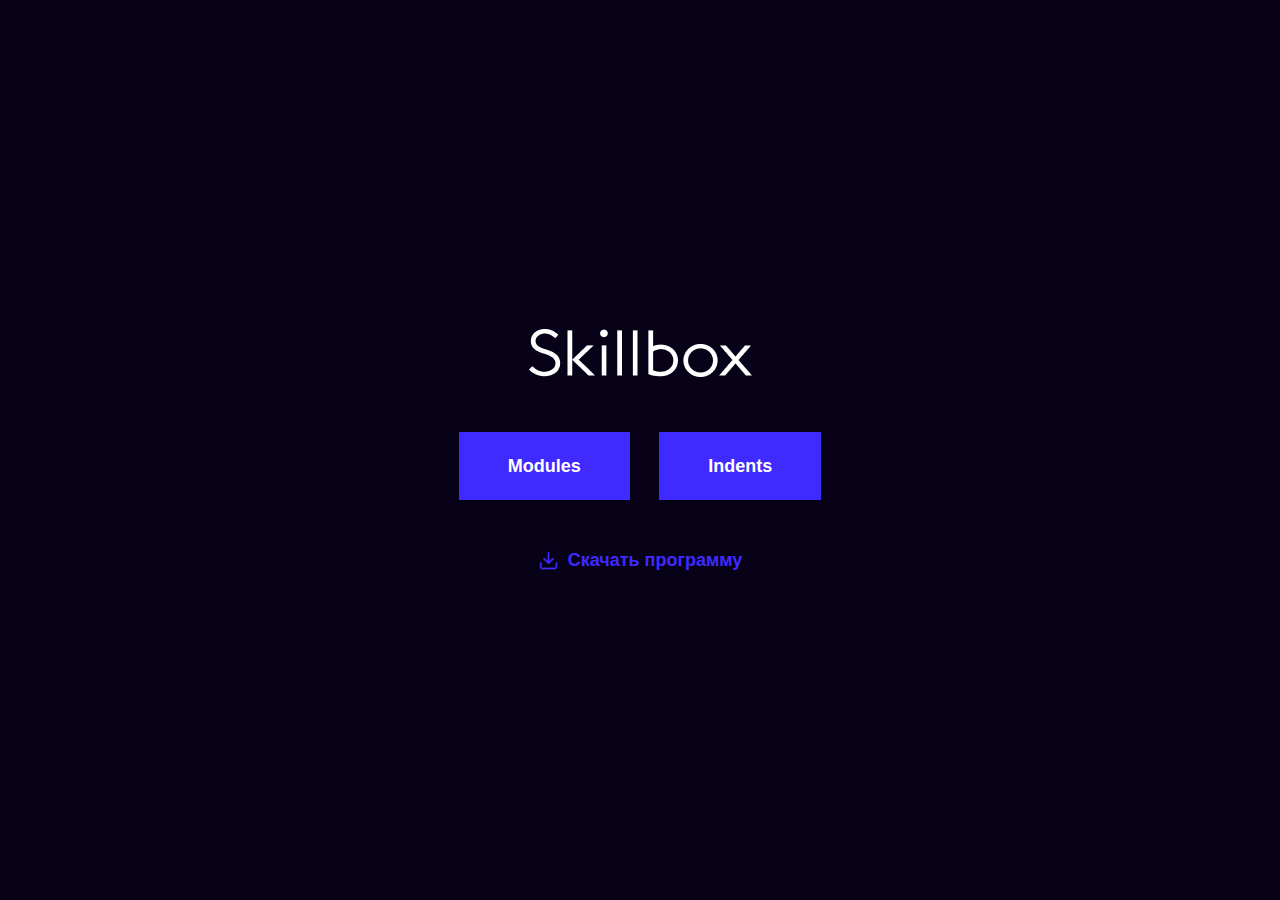
<file: index.html>
<!DOCTYPE html>
<html lang="ru">
 <head>
   <meta charset="UTF-8">
   <meta name="vieport" content="width=device-width, initial-scale=1">
   <title>Skillbox</title>
   <link rel="stylesheet" href="css/normalize.css">
   <link rel="stylesheet" href="css/style.css">
 </head>
 <body>
  <div class="main-content">
    <a href="https://skillbox.ru/" target="_blank" class="logo">
      <img src="img/logo-light.png" alt="logo">
    </a>
    <div class="links">
      <a href="modules.html">Modules</a>
      <a href="article.html">Indents</a>
    </div>
    <a href="2.14 skillbox.docx" download class="download">Скачать программу</a>
  </div>
 </body>
</html>
</file>
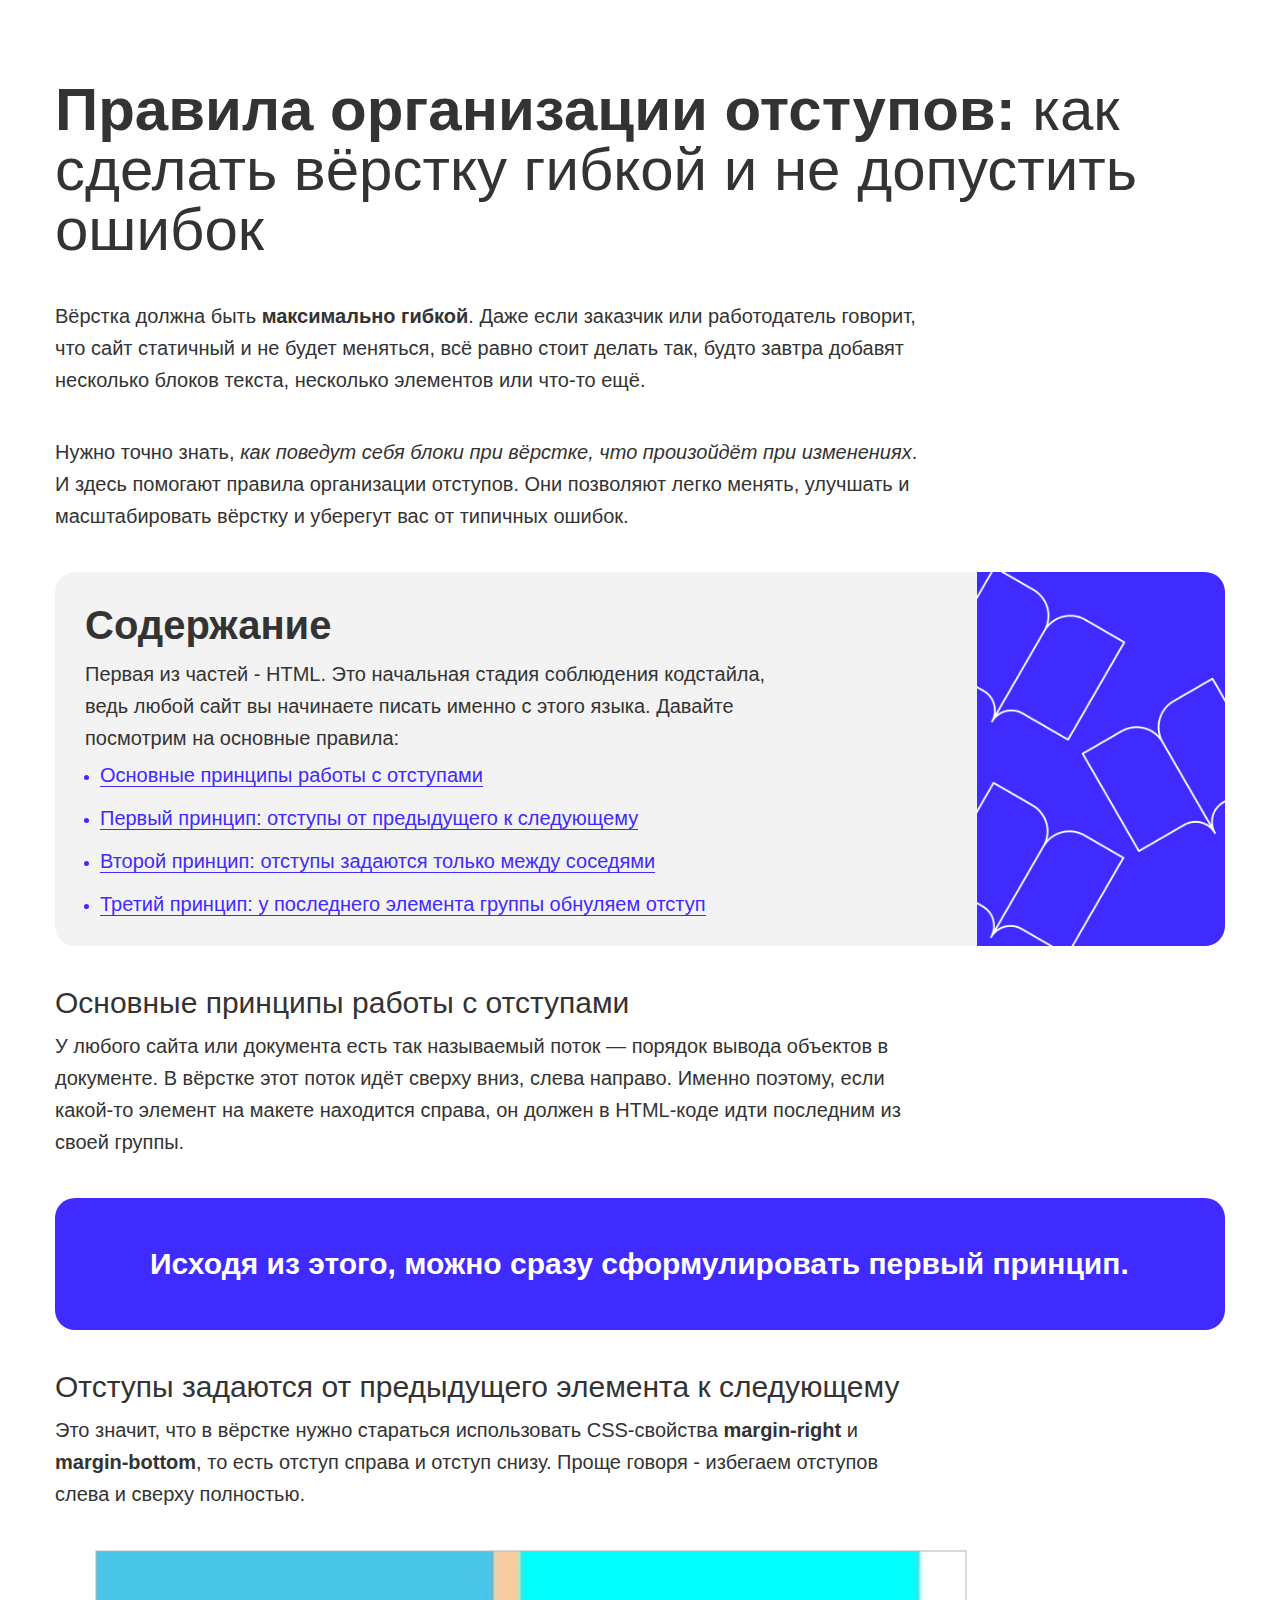
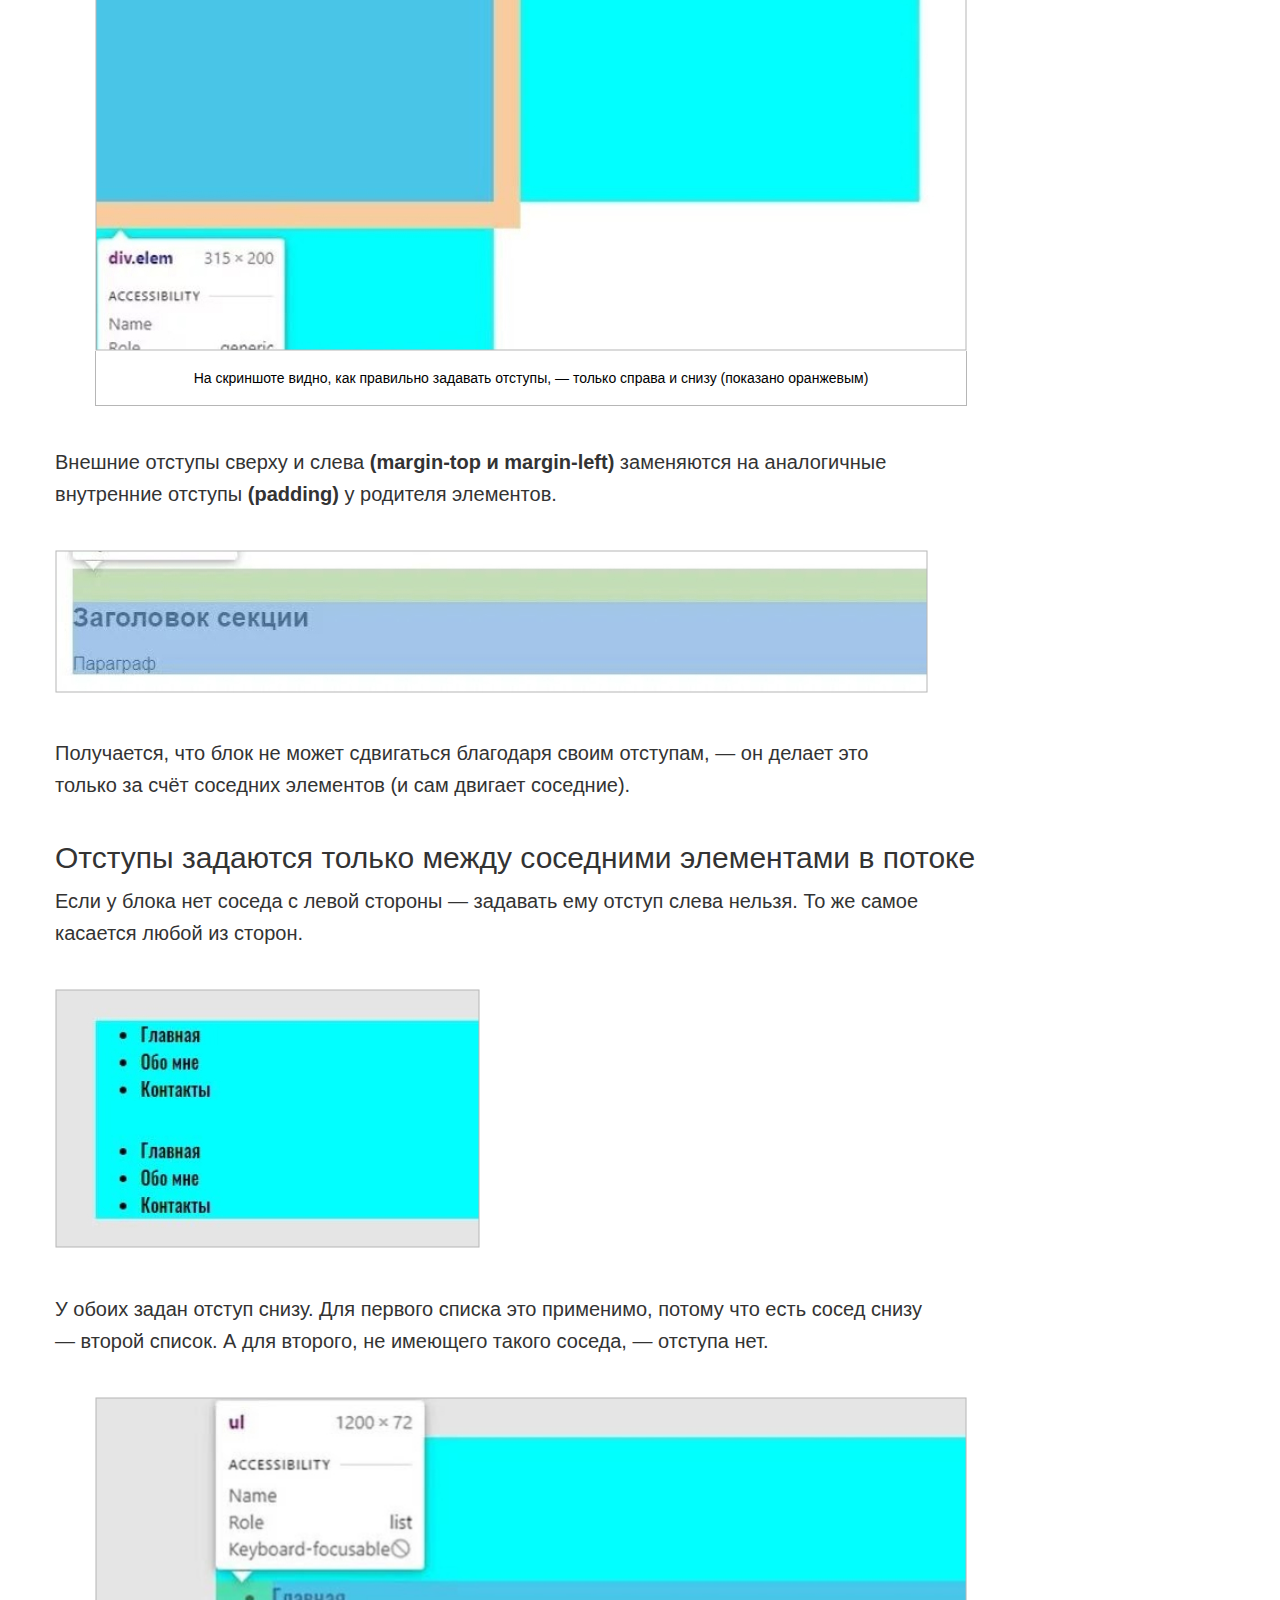
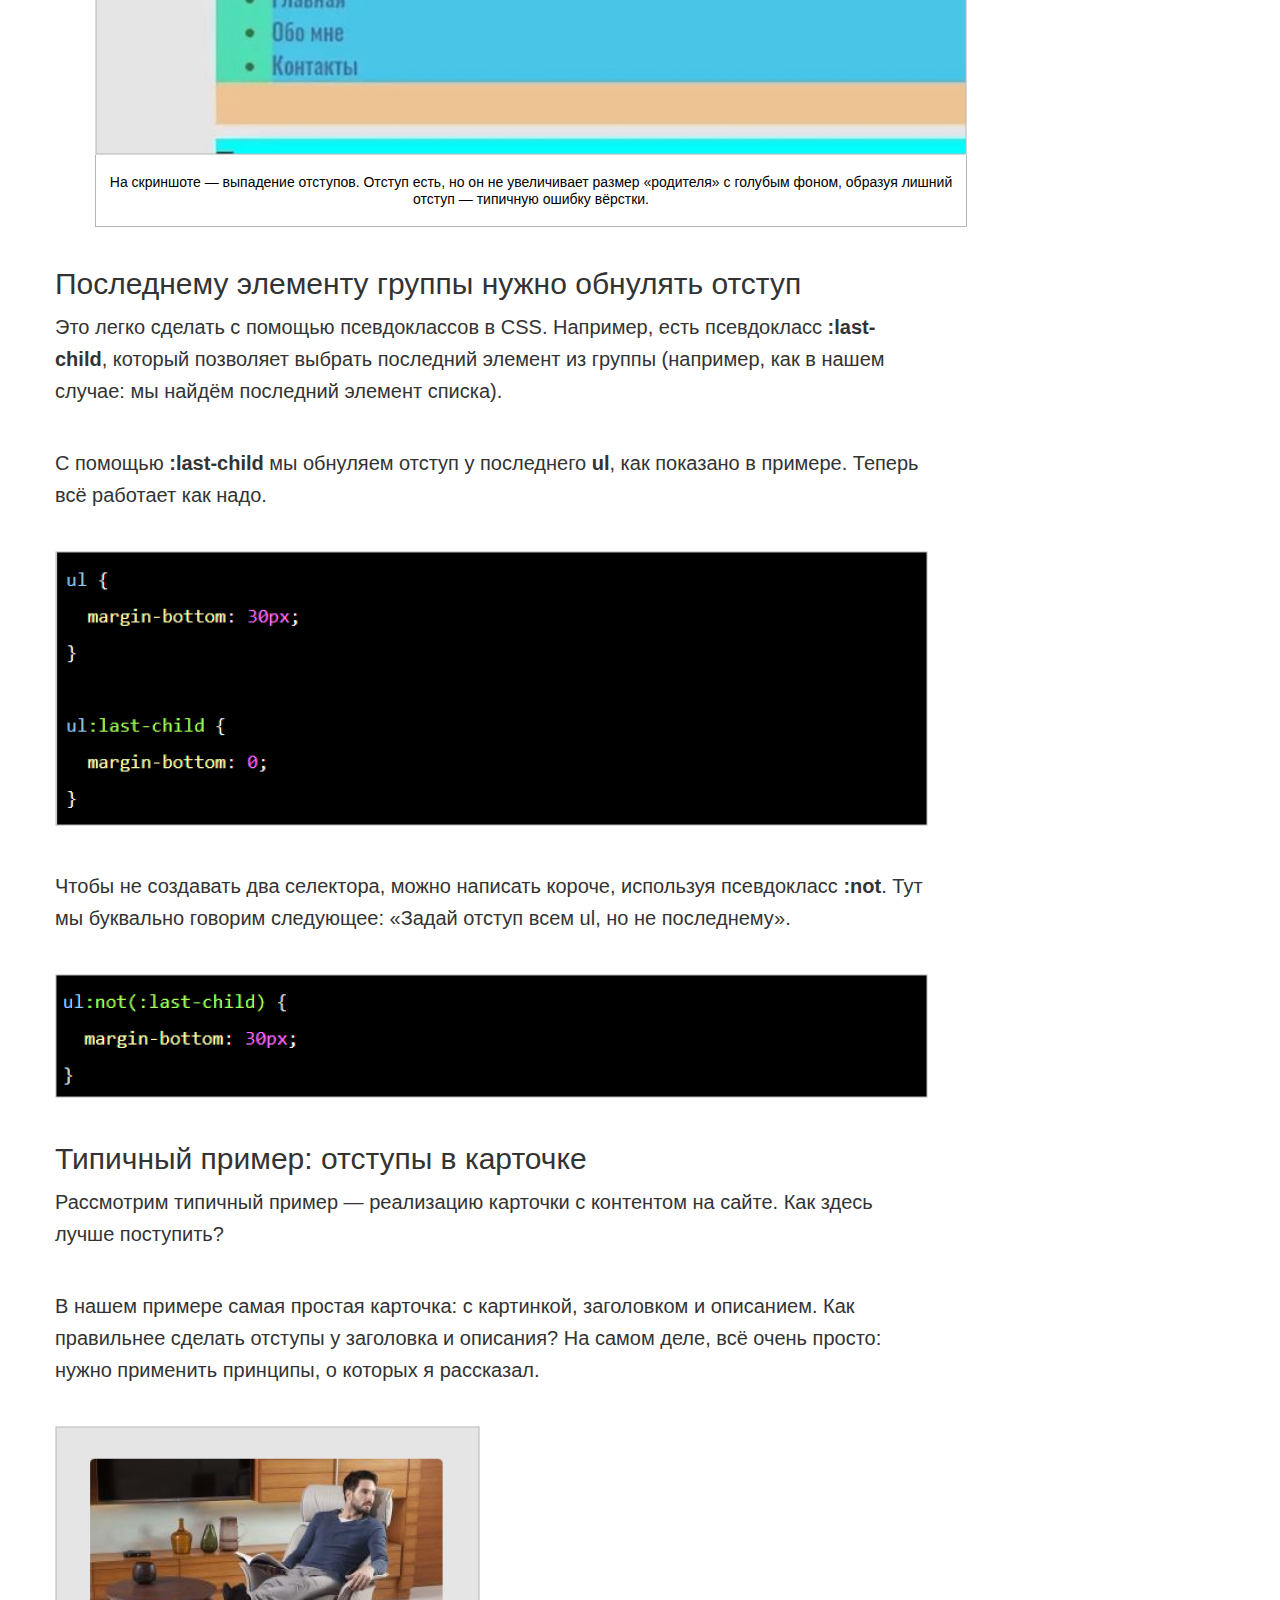
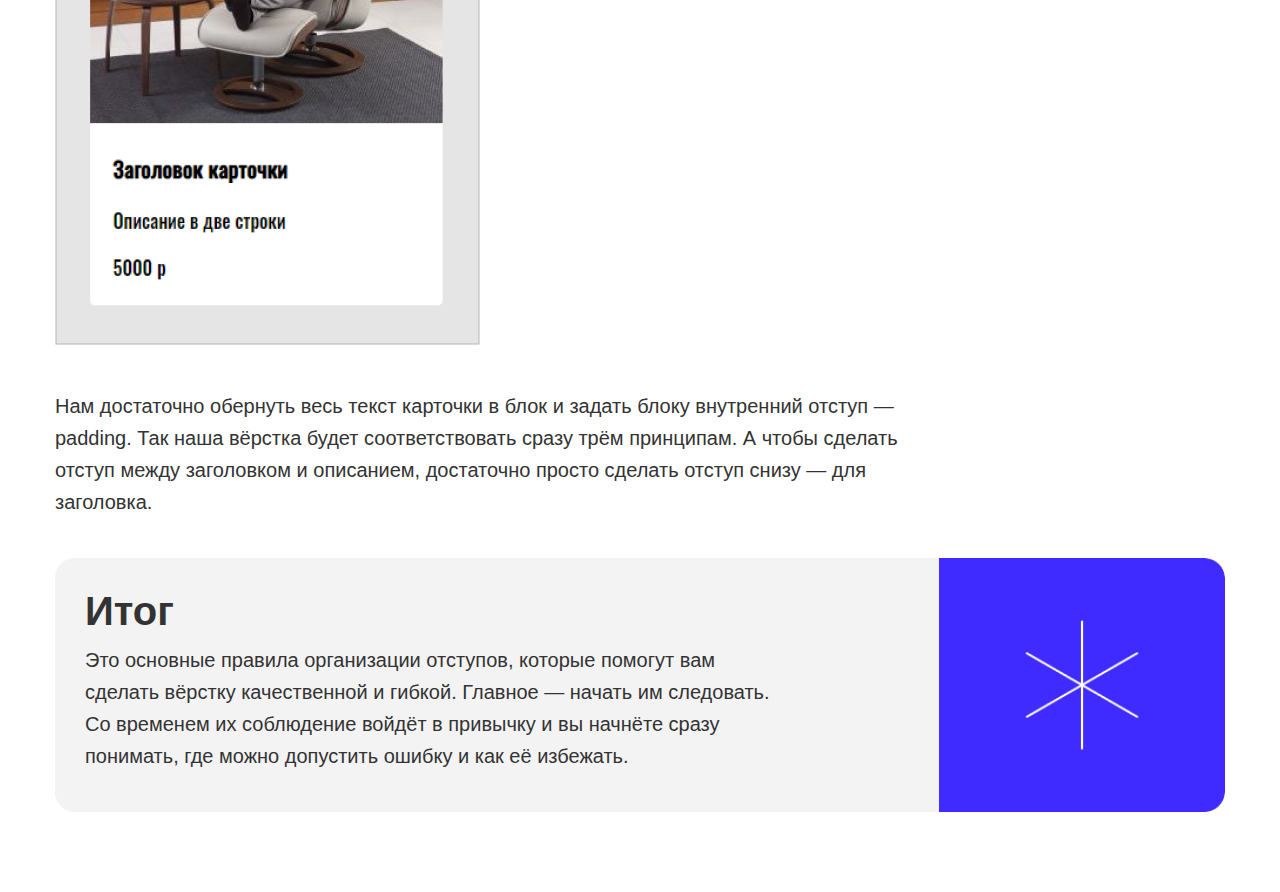
<file: article.html>
<!DOCTYPE html>
<html lang="ru">

  <head>
    <meta charset="UTF-8">
    <meta name="vieport" content="width=device-width, initial-scale=1">
    <title>Правила организации отступов</title>
    <link rel="stylesheet" href="css/normalize.css">
    <link rel="stylesheet" href="css/style.css">
  </head>

  <body>
    <div class="container">
      <h1 class="main-title"><b>Правила организации отступов:</b> как сделать вёрстку гибкой и не допустить ошибок</h1>

      <p class="text">
        Вёрстка должна быть <b>максимально гибкой</b>. Даже если заказчик или работодатель говорит, что сайт статичный и не
        будет меняться, всё равно стоит делать так, будто завтра добавят несколько блоков текста, несколько элементов или что-то
        ещё.
      </p>

      <p class="text">
        Нужно точно знать, <em>как поведут себя блоки при вёрстке, что произойдёт при изменениях</em>. И здесь помогают
        правила
        организации отступов. Они позволяют легко менять, улучшать и масштабировать вёрстку и уберегут вас от типичных
        ошибок.
      </p>

      <div class="section-gray section-gray__back1">
        <h2 class="title">Содержание</h2>

        <p class="text">
          Первая из частей - HTML. Это начальная стадия соблюдения кодстайла, ведь любой сайт вы начинаете писать именно с
          этого языка. Давайте посмотрим на основные правила:
        </p>

        <ul class="list">
          <li class="item">
            <a href="#paragraph-1">Основные принципы работы с отступами</a>
          </li>
          <li class="item">
            <a href="#paragraph-2">Первый принцип: отступы от предыдущего к следующему</a>
          </li>
          <li class="item">
            <a href="#paragraph-3">Второй принцип: отступы задаются только между соседями</a>
          </li>
          <li class="item">
            <a href="#paragraph-4">Третий принцип: у последнего элемента группы обнуляем отступ</a>
          </li>
        </ul>
      </div>

      <div id="paragraph-1">
        <h3 class="section-title">Основные принципы работы с отступами</h3>

        <p class="text">
          У любого сайта или документа есть так называемый поток — порядок вывода объектов в документе. В вёрстке этот
          поток идёт сверху вниз, слева направо. Именно поэтому, если какой-то элемент на макете находится справа, он должен в
          HTML-коде идти последним из своей группы.
        </p>

        <p class="text textbar">
          Исходя из этого, можно сразу сформулировать первый принцип.
        </p>
      </div>

      <div id="paragraph-2">
        <h3 class="section-title"> Отступы задаются от предыдущего элемента к следующему</h3>

        <p class="text">
          Это значит, что в вёрстке нужно стараться использовать CSS-свойства <b>margin-right</b> и <b>margin-bottom</b>,
          то есть отступ
          справа и отступ снизу. Проще говоря - избегаем отступов слева и сверху полностью.
        </p>

        <figure class="figure">
          <img src="img/1.jpg" alt="screenshot-1">
          <figcaption class="figcaption">
            На скриншоте видно, как правильно задавать отступы, — только справа и снизу (показано оранжевым)
          </figcaption>
        </figure>

        <p class="text">
          Внешние отступы сверху и слева <b>(margin-top и margin-left)</b> заменяются на аналогичные внутренние отступы
          <b>(padding)</b> у родителя элементов.
        </p>

        <img src="img/2.jpg" alt="screenshot-2" class="image-free">

        <p class="text">
          Получается, что блок не может сдвигаться благодаря своим отступам, — он делает это только за счёт соседних
          элементов (и сам двигает соседние).
        </p>
      </div>

      <div id="paragraph-3">
        <h3 class="section-title">Отступы задаются только между соседними элементами в потоке</h3>

        <p class="text">
          Если у блока нет соседа с левой стороны — задавать ему отступ слева нельзя. То же самое касается любой из сторон.
        </p>

        <img src="img/3.jpg" alt="screenshot-3" class="image-free">

        <p class="text">
          У обоих задан отступ снизу. Для первого списка это применимо, потому что есть сосед снизу — второй список. А для
          второго, не имеющего такого соседа, — отступа нет.
        </p>

        <figure class="figure">
          <img src="img/4.jpg" alt="screenshot-4">
          <figcaption class="figcaption">
            На скриншоте — выпадение отступов. Отступ есть, но он не увеличивает размер «родителя» с голубым
            фоном, образуя лишний отступ — типичную ошибку вёрстки.
          </figcaption>
        </figure>
      </div>

      <div id="paragraph-4">
        <h3 class="section-title">Последнему элементу группы нужно обнулять отступ</h3>

        <p class="text">
          Это легко сделать с помощью псевдоклассов в CSS. Например, есть псевдокласс <b>:last-child</b>, который позволяет
          выбрать
          последний элемент из группы (например, как в нашем случае: мы найдём последний элемент списка).
        </p>

        <p class="text">
          С помощью <b>:last-child</b> мы обнуляем отступ у последнего <b>ul</b>, как показано в примере. Теперь всё
          работает как надо.
        </p>

        <img src="img/5.jpg" alt="screenshot-5" class="image-free">

        <p class="text">
          Чтобы не создавать два селектора, можно написать короче, используя псевдокласс <b>:not</b>. Тут мы буквально
          говорим
          следующее: «Задай отступ всем ul, но не последнему».
        </p>

        <img src="img/6.jpg" alt="screenshot-6" class="image-free">
      </div>

      <div>
        <h3 class="section-title">Типичный пример: отступы в карточке</h3>

        <p class="text">
          Рассмотрим типичный пример — реализацию карточки с контентом на сайте. Как здесь лучше поступить?
        </p>

        <p class="text">
          В нашем примере самая простая карточка: с картинкой, заголовком и описанием. Как правильнее сделать отступы у
          заголовка и описания? На самом деле, всё очень просто: нужно применить принципы, о которых я рассказал.
        </p>

        <img src="img/7.jpg" alt="screenshot-7" class="image-free">

        <p class="text">
          Нам достаточно обернуть весь текст карточки в блок и задать блоку внутренний отступ — padding. Так наша вёрстка
          будет соответствовать сразу трём принципам. А чтобы сделать отступ между заголовком и описанием, достаточно просто
          сделать отступ снизу — для заголовка.
        </p>
      </div>

      <div class="section-gray section-gray__back2">
        <h2 class="title">Итог</h2>

        <p class="text">
          Это основные правила организации отступов, которые помогут вам сделать вёрстку качественной и гибкой. Главное —
          начать им следовать. Со временем их соблюдение войдёт в привычку и вы начнёте сразу понимать, где можно допустить
          ошибку и как её избежать.
        </p>
      </div>
    </div>

  </body>

</html>
</file>
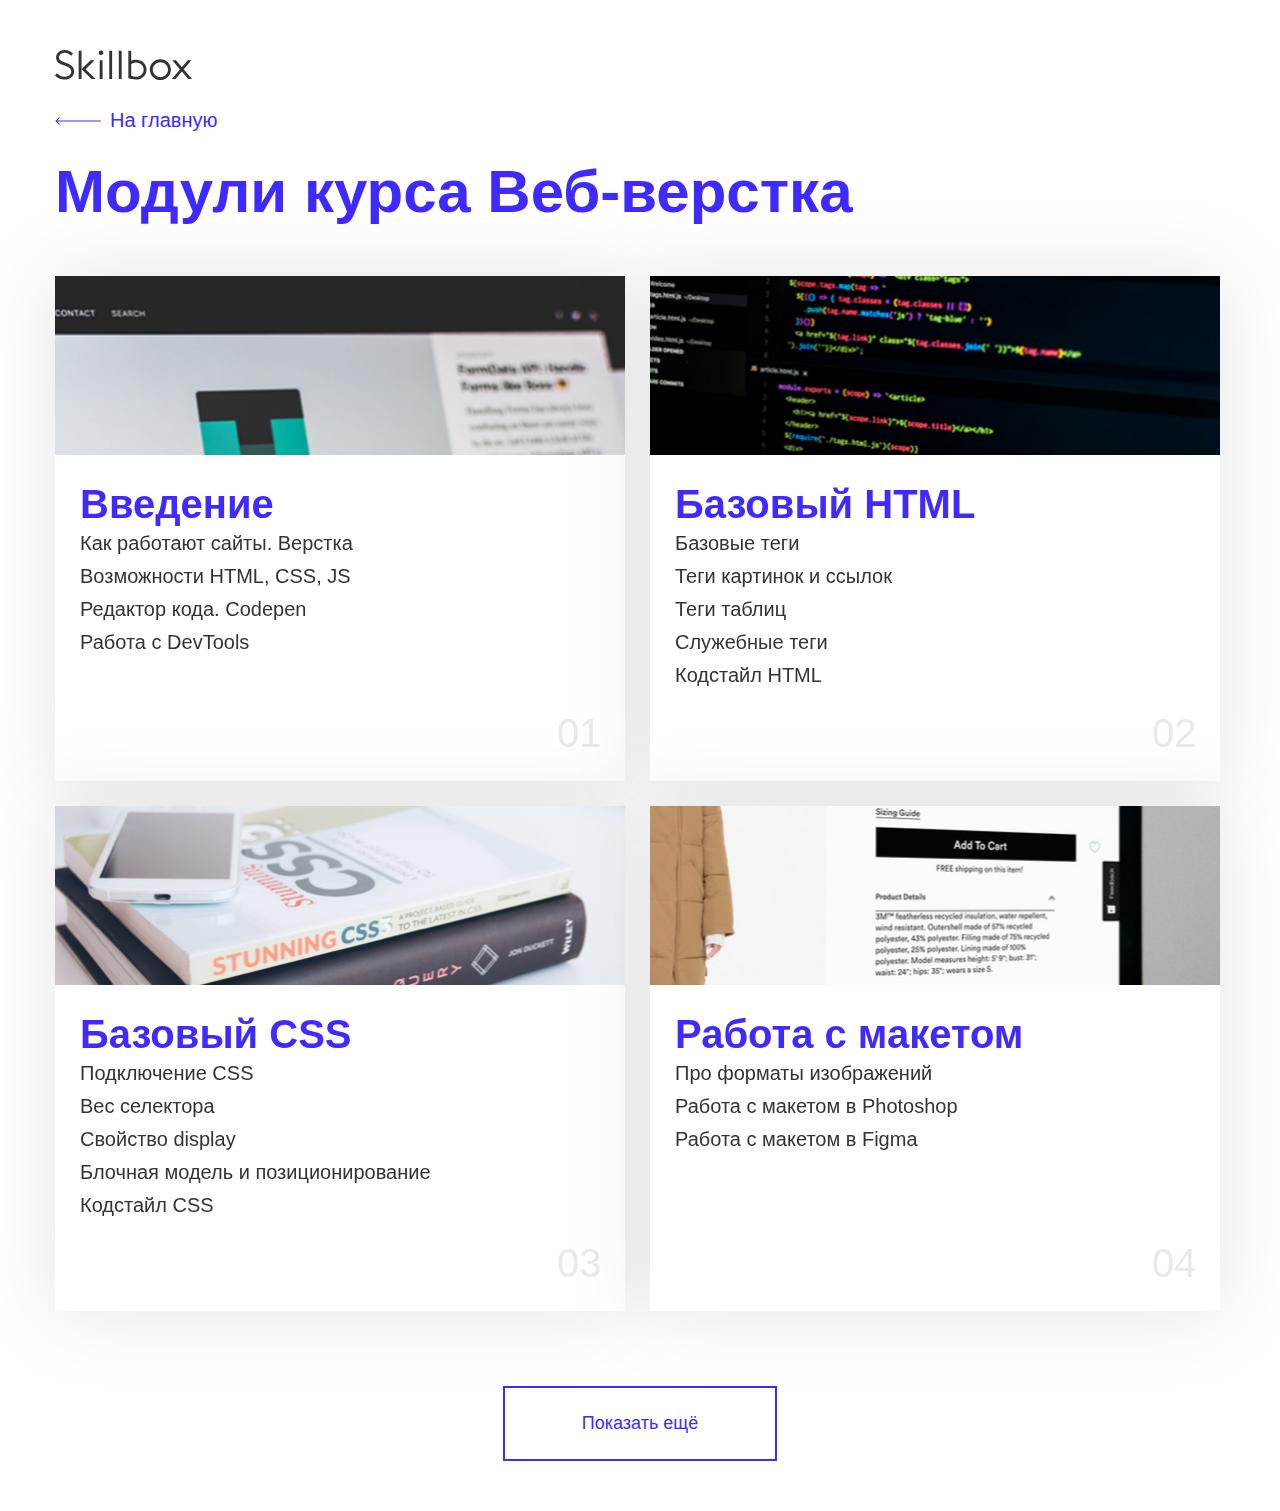
<file: modules.html>
<!DOCTYPE html>
<html lang="ru">
 <head>
   <meta charset="UTF-8">
   <meta name="vieport" content="width=device-width, initial-scale=1">
   <title>Modules</title>
   <link rel="stylesheet" href="css/normalize.css">
   <link rel="stylesheet" href="css/style.css">
 </head>

 <body>
    <div class="modules__container">

      <a href="https://skillbox.ru/" target="_blank" class="modules__logo">
        <img src="img/logo-dark.svg" alt="logo">
      </a>
      <div>
        <a href="index.html" target="_blank" class="modules__index">На главную</a>
      </div>

      <h1 class="modules__main-title">Модули курса Веб-верстка</h1>

      <ul class="modules__list">

        <li class="modules__item">
          <h2 class="modules__section-title">Введение</h2>
          <ul class="modules__list-in-block">
            <li class="modules__name">Как работают сайты. Верстка</li>
            <li class="modules__name">Возможности HTML, CSS, JS</li>
            <li class="modules__name">Редактор кода. Codepen</li>
            <li class="modules__name">Работа с DevTools</li>
          </ul>
          <div class="modules__number">01</div>
        </li>

        <li class="modules__item">
          <h2 class="modules__section-title">Базовый HTML</h2>
          <ul class="modules__list-in-block">
            <li class="modules__name">Базовые теги</li>
            <li class="modules__name">Теги картинок и ссылок</li>
            <li class="modules__name">Теги таблиц</li>
            <li class="modules__name">Служебные теги</li>
            <li class="modules__name">Кодстайл HTML</li>
          </ul>
          <div class="modules__number">02</div>
        </li>

        <li class="modules__item">
          <h2 class="modules__section-title">Базовый CSS</h2>
          <ul class="modules__list-in-block">
            <li class="modules__name">Подключение CSS</li>
            <li class="modules__name">Вес селектора</li>
            <li class="modules__name">Свойство display</li>
            <li class="modules__name">Блочная модель и позиционирование</li>
            <li class="modules__name">Кодстайл CSS</li>
          </ul>
          <div class="modules__number">03</div>
        </li>

        <li class="modules__item">
          <h2 class="modules__section-title">Работа с макетом</h2>
          <ul class="modules__list-in-block">
            <li class="modules__name">Про форматы изображений</li>
            <li class="modules__name">Работа с макетом в Photoshop</li>
            <li class="modules__name">Работа с макетом в Figma</li>
          </ul>
          <div class="modules__number">04</div>
        </li>
      </ul>

      <button type="button" class="modules__button">Показать ещё</button>
    </div>
 </body>
</html>
</file>
<file: css/style.css>
/*--Основное--*/
html {
	box-sizing: border-box;
}

*,
*::before,
*::after {
	box-sizing: inherit;
}

a {
	color: inherit;
	text-decoration: none;
}

img {
	max-width: 100%;
}

body {
	font-family: Arial, Verdana, sans-serif;
}

h1, p, h2, ul, h3 {
  margin: 0;
}

/*--Главная страница сайта--*/
.main-content {
  display: flex;
  flex-direction: column;
  align-items: center;
  justify-content: center;
  min-height: 100vh;
  color: #fff;
  background-color: #070217;
}

.logo {
  margin-bottom: 50px;
}

.links {
  margin-bottom: 50px;
}

.links a {
  display: inline-block;
  padding: 24px 49px;
  font-weight: 700;
  font-size: 18px;
  background-color: #3f2aff;
}

.links a:first-child {
  margin-right: 25px;
}

.download {
  box-sizing: border-box;
  display: inline-block;
  font-weight: 700;
  font-size: 18px;
  color: #3f2aff;
  background-image: url(../img/download.png);
  background-position: left center;
  background-repeat: no-repeat;
  background-size: contain;
  padding-left: 30px;
}

/*--Страница статьи--*/
.container {
  margin: 0 auto;
  padding: 80px 0;
  width: 1170px;
}

.main-title {
  margin-bottom: 40px;
  font-weight: 400;
  font-size: 60px;
  line-height: 60px;
  color: #333;
}

.text {
  max-width: 872px;
  margin-bottom: 40px;
  font-weight: 400;
  font-size: 20px;
  line-height: 32px;
  color: #333;
}

.textbar {
  border-radius: 20px;
  padding: 50px 95px;
  max-width: 100%;
  font-weight: 700;
  font-size: 30px;
  color: #fff;
  background-color: #3f2aff;
}

.section-gray {
  border-radius: 20px;
  padding: 30px;
  background-color: #f3f3f3;
  background-repeat: no-repeat;
  background-position: right;
  background-size: contain;
}

.section-gray:not(:last-child) {
  margin-bottom: 40px;
}

.section-gray .text {
  max-width: 692px;
  margin-bottom: 10px;
}

.section-gray__back1 {
  background-image: url(../img/decorate-1.png);
}

.section-gray__back2 {
  background-image: url(../img/decorate-2.png);
}

.title, .section-title {
  margin-bottom: 10px;
}

.title {
  font-size: 40px;
  line-height: 46px;
  color: #333;
}

.section-title {
  font-weight: 400;
  font-size: 30px;
  line-height: 34px;
  color: #333;
}

.list {
  padding-left: 15px;
}

.item a {
  border-bottom: 1px solid #3f2aff;
  font-size: 20px;
  color: #3f2aff;
}

.item::marker {
  color: #3f2aff;
}

.item:not(:last-child) {
  margin-bottom: 20px;
}

.image-free {
  margin-bottom: 40px;
}

.figure {
  display: inline-block;
  margin-bottom: 40px;
  max-width: 872px;
  font-size: 0;
}

.figcaption {
  border: 1px solid #b6b6b6;
  border-top: none;
  padding: 19px 0;
  font-weight: 400;
  font-size: 14px;
  text-align: center;
}

/*--Страница Modules--*/
.modules__container {
  margin: 0 auto;
  padding: 50px 0;
  width: 1170px;
}

.modules__logo {
  display: block;
  margin-bottom: 25px;
}

.modules__index {
  box-sizing: border-box;
  display: inline-block;
  font-weight: 400;
  font-size: 20px;
  line-height: 23px;
  color: #3f2aff;
  background-image: url(../img/arrow.svg);
  background-position: left center;
  background-repeat: no-repeat;
  padding-left: 55px;
  margin-bottom: 25px;
}

.modules__main-title {
  font-size: 60px;
  color: #3f2aff;
  margin-bottom: 50px;
}

.modules__list {
  padding: 0;
  list-style: none;
  display: flex;
  flex-wrap: wrap;
  margin-bottom: 50px;
}

.modules__item {
  width: 570px;
  height: 505px;
  background-repeat: no-repeat;
  background-position: top;
  background-size: contain;
  position: relative;
  padding: 205px 25px 25px;
  filter: drop-shadow(0px 0px 40px rgba(0, 0, 0, 0.1));
  margin-bottom: 25px;
  background-color: #fff;
}

.modules__item:nth-child(odd) {
  margin-right: 25px;

}

.modules__item:nth-child(1) {
  background-image: url(../img/first.jpg);
}

.modules__item:nth-child(2) {
  background-image: url(../img/second.jpg);
}

.modules__item:nth-child(3) {
  background-image: url(../img/third.jpg);
}

.modules__item:nth-child(4) {
  background-image: url(../img/fourth.jpg);
}

.modules__section-title {
  font-size: 40px;
  color: #3f2aff;
}

.modules__list-in-block {
  padding: 0;
  list-style: none;
}

.modules__name {
  font-size: 20px;
  line-height: 33px;
  color: #333;
}

.modules__number {
  position: absolute;
  color: #EAEAEA;
  font-size: 40px;
  left: 502px;
  bottom: 25px;
}

.modules__button {
  display: block;
  font-size: 18px;
  color: #3f2aff;
  padding: 25px 77px;
  border: 2px solid #3f2aff;
  margin: 0 auto;
  background-color: transparent;
}
</file>
